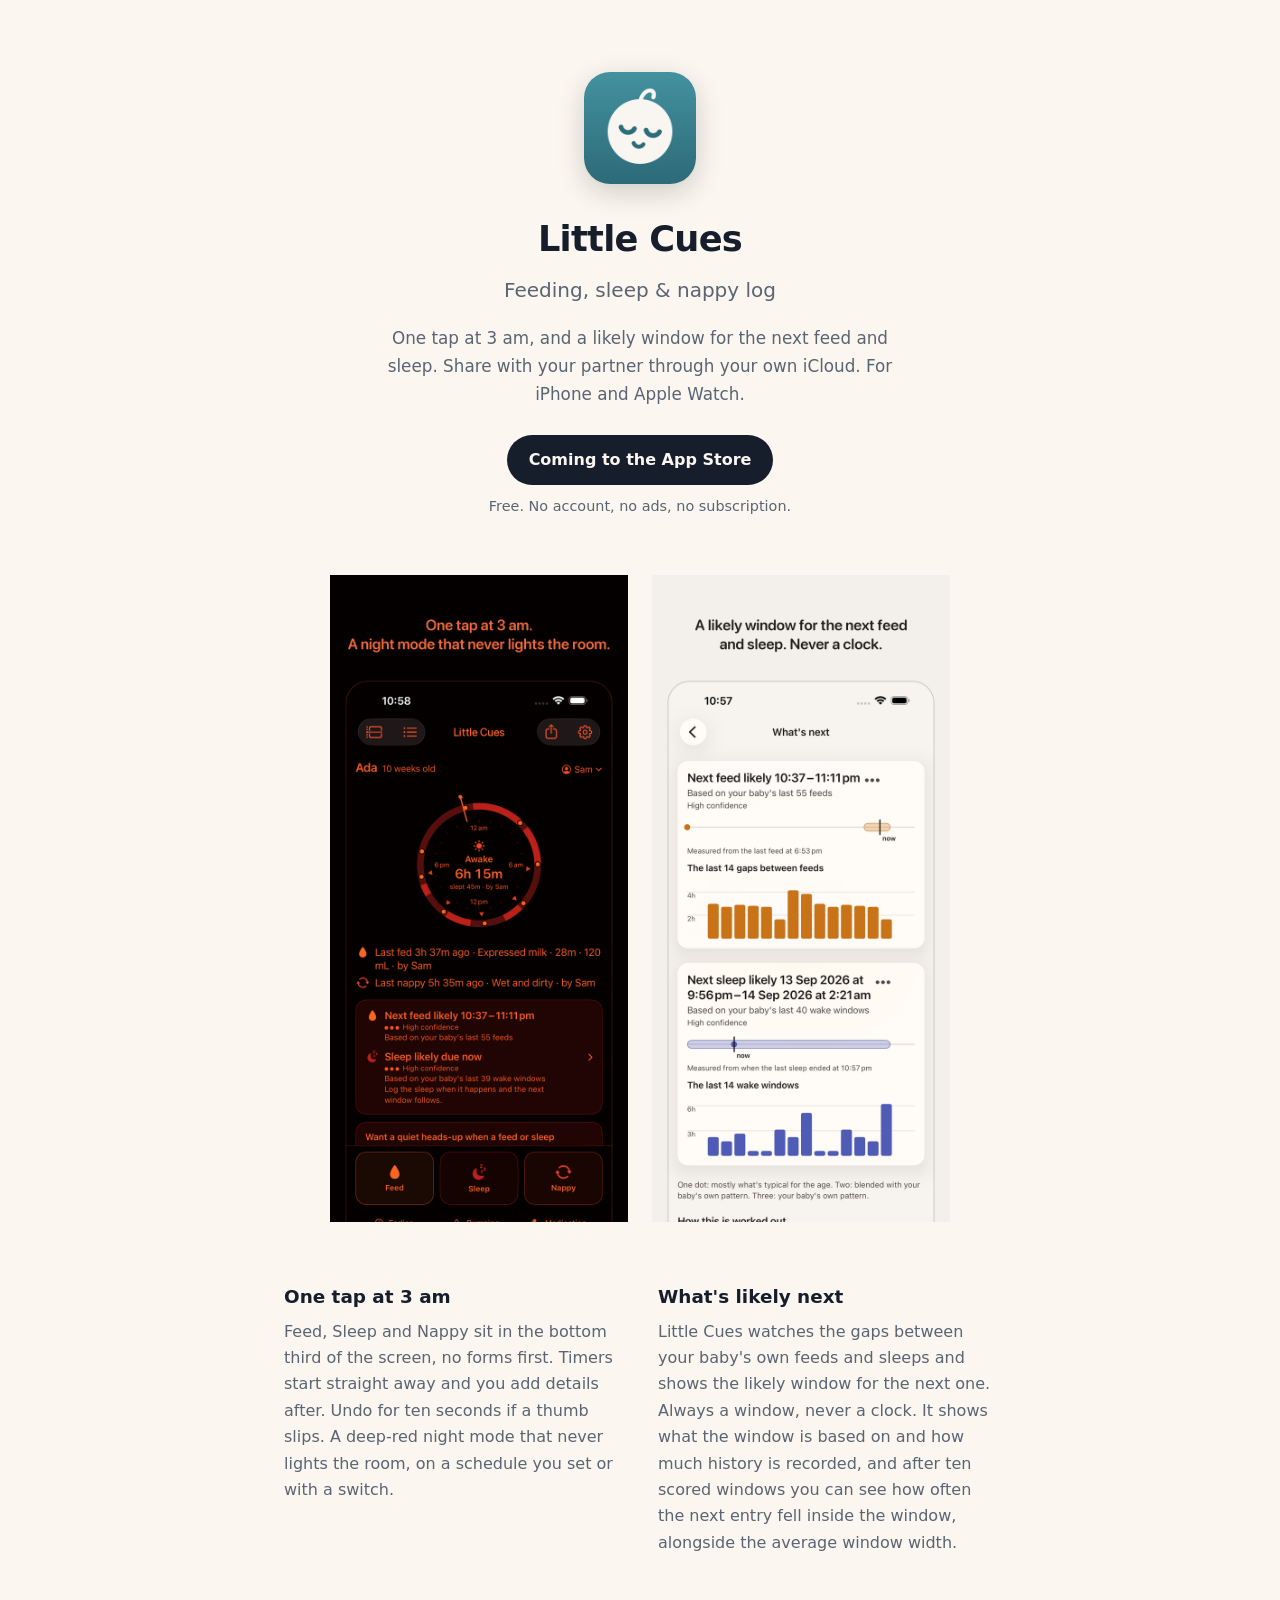
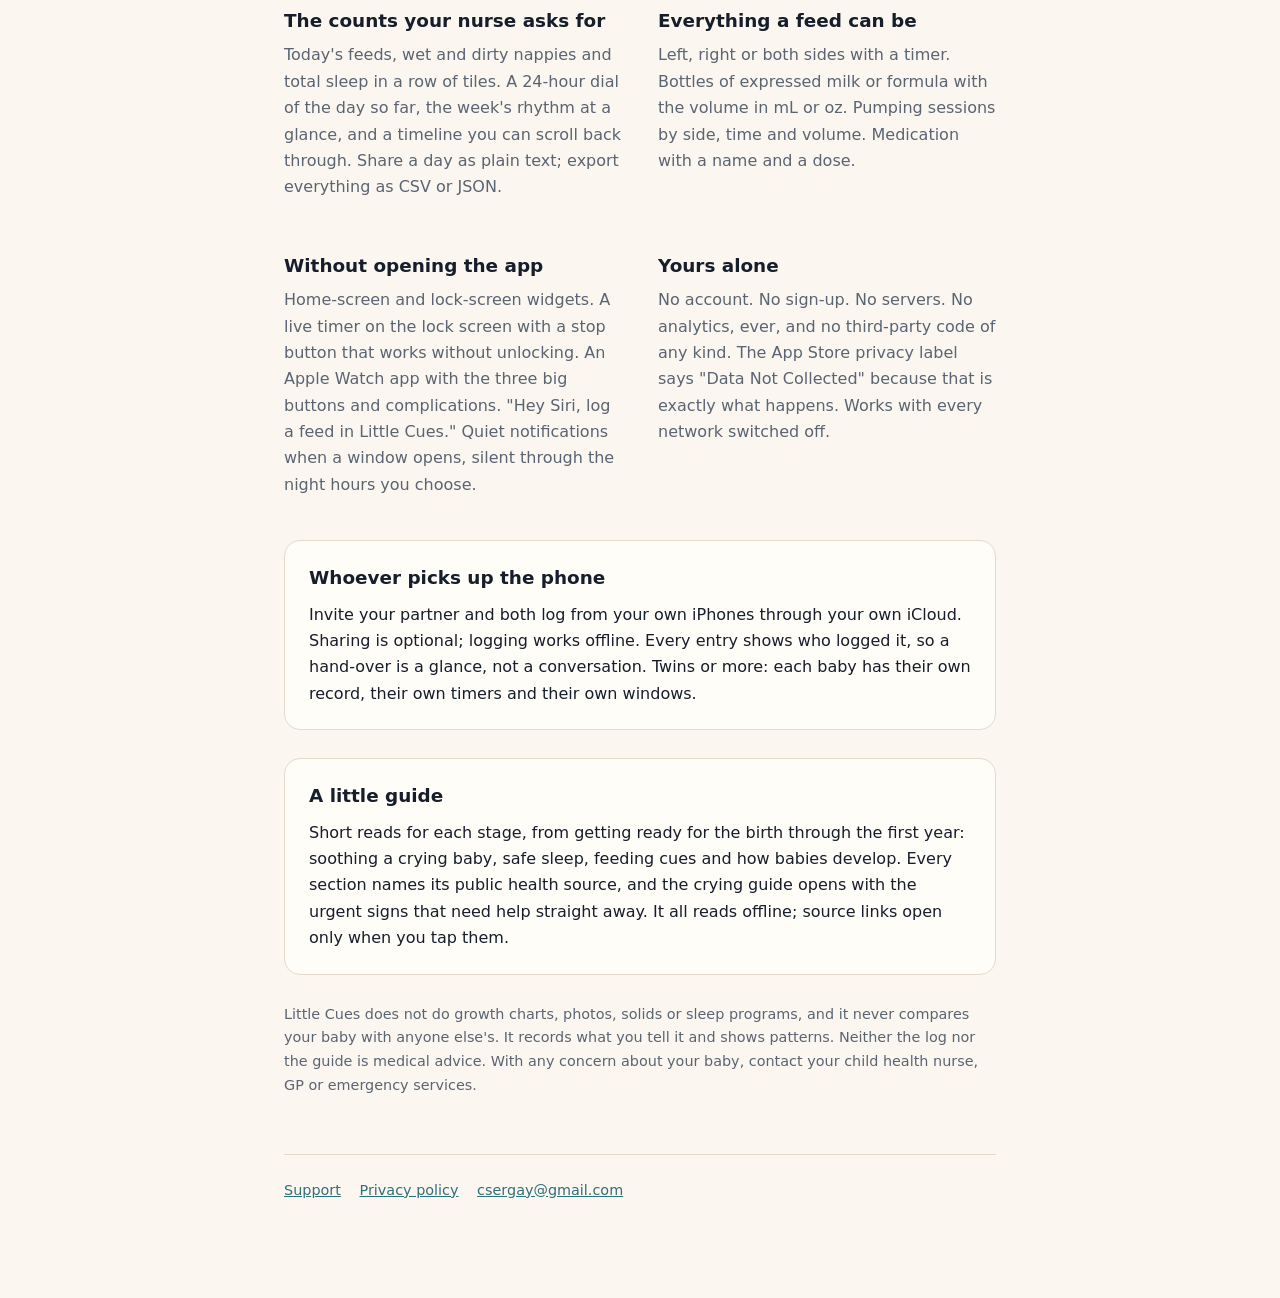
<file: index.html>
<!doctype html>
<html lang="en">
<head>
<meta charset="utf-8">
<meta name="viewport" content="width=device-width, initial-scale=1">
<title>Little Cues — Baby Tracker</title>
<meta name="description" content="Little Cues is a baby feed, sleep and nappy log for iPhone and Apple Watch. One tap at 3 am, a likely window for the next feed and sleep, and sharing through your own iCloud. Free, no account, no ads.">
<meta property="og:title" content="Little Cues — Baby Tracker">
<meta property="og:description" content="Feed, sleep, nappy. One tap at 3 am, a likely window for the next one, and sharing through your own iCloud. Free, no account, no ads.">
<meta property="og:image" content="https://enlitened.github.io/little-cue-support/assets/og-card.png">
<meta property="og:image:width" content="1200">
<meta property="og:image:height" content="630">
<meta property="og:type" content="website">
<meta property="og:site_name" content="Little Cues">
<meta property="og:url" content="https://enlitened.github.io/little-cue-support/">
<meta name="twitter:card" content="summary_large_image">
<meta name="twitter:image" content="https://enlitened.github.io/little-cue-support/assets/og-card.png">
<link rel="icon" href="assets/icon-512.png">
<link rel="apple-touch-icon" href="assets/icon-512.png">
<link rel="canonical" href="https://enlitened.github.io/little-cue-support/">
<link rel="stylesheet" href="style.css">
<script type="application/ld+json">
{
  "@context": "https://schema.org",
  "@type": "SoftwareApplication",
  "name": "Little Cues: Baby Tracker",
  "alternateName": "Little Cues",
  "applicationCategory": "HealthApplication",
  "operatingSystem": "iOS 17.0 or later, watchOS 10.0 or later",
  "url": "https://enlitened.github.io/little-cue-support/",
  "image": "https://enlitened.github.io/little-cue-support/assets/og-card.png",
  "screenshot": [
    "https://enlitened.github.io/little-cue-support/assets/night-now.png",
    "https://enlitened.github.io/little-cue-support/assets/whats-next.png"
  ],
  "description": "A baby feed, sleep and nappy log with a likely window for the next feed or sleep, worked out on the phone from the baby's own pattern. No account, no server, no analytics.",
  "inLanguage": ["en-AU", "en-GB", "en-US"],
  "author": { "@type": "Person", "name": "Colin Sergay" },
  "offers": { "@type": "Offer", "price": "0", "priceCurrency": "USD", "availability": "https://schema.org/InStock" },
  "isAccessibleForFree": true
}
</script>
</head>
<body>
<main class="landing">
  <header class="hero">
    <img class="icon" src="assets/icon-512.png" width="112" height="112" alt="">
    <h1>Little Cues</h1>
    <p class="subtitle">Feeding, sleep &amp; nappy log</p>
    <p class="lede">One tap at 3 am, and a likely window for the next feed and sleep. Share with your partner through your own iCloud. For iPhone and Apple Watch.</p>
    <!-- Replace with the App Store link once the listing is live: https://apps.apple.com/app/id<ID> -->
    <p class="cta"><span class="store">Coming to the App&nbsp;Store</span></p>
    <p class="fine">Free. No account, no ads, no subscription.</p>
  </header>

  <div class="shots">
    <img src="assets/night-now.png" width="660" height="1434" alt="The Now screen in night mode: a red-on-black day dial, the last feed and nappy, the likely window for the next feed, and three large buttons, under the caption “One tap at 3 am. A night mode that never lights the room.”">
    <img src="assets/whats-next.png" width="660" height="1434" alt="The What's next screen: a window for the next feed and the next sleep with the last fourteen gaps drawn as bars, under the caption “A likely window for the next feed and sleep. Never a clock.”">
  </div>

  <section class="features">
    <div>
      <h2>One tap at 3 am</h2>
      <p>Feed, Sleep and Nappy sit in the bottom third of the screen, no forms first. Timers start straight away and you add details after. Undo for ten seconds if a thumb slips. A deep-red night mode that never lights the room, on a schedule you set or with a switch.</p>
    </div>
    <div>
      <h2>What's likely next</h2>
      <p>Little Cues watches the gaps between your baby's own feeds and sleeps and shows the likely window for the next one. Always a window, never a clock. It shows what the window is based on and how much history is recorded, and after ten scored windows you can see how often the next entry fell inside the window, alongside the average window width.</p>
    </div>
    <div>
      <h2>The counts your nurse asks for</h2>
      <p>Today's feeds, wet and dirty nappies and total sleep in a row of tiles. A 24-hour dial of the day so far, the week's rhythm at a glance, and a timeline you can scroll back through. Share a day as plain text; export everything as CSV or JSON.</p>
    </div>
    <div>
      <h2>Everything a feed can be</h2>
      <p>Left, right or both sides with a timer. Bottles of expressed milk or formula with the volume in mL or oz. Pumping sessions by side, time and volume. Medication with a name and a dose.</p>
    </div>
    <div>
      <h2>Without opening the app</h2>
      <p>Home-screen and lock-screen widgets. A live timer on the lock screen with a stop button that works without unlocking. An Apple Watch app with the three big buttons and complications. "Hey Siri, log a feed in Little Cues." Quiet notifications when a window opens, silent through the night hours you choose.</p>
    </div>
    <div>
      <h2>Yours alone</h2>
      <p>No account. No sign-up. No servers. No analytics, ever, and no third-party code of any kind. The App Store privacy label says "Data Not Collected" because that is exactly what happens. Works with every network switched off.</p>
    </div>
  </section>

  <section class="card">
    <h2 style="margin-top:0">Whoever picks up the phone</h2>
    <p style="margin:0">Invite your partner and both log from your own iPhones through your own iCloud. Sharing is optional; logging works offline. Every entry shows who logged it, so a hand-over is a glance, not a conversation. Twins or more: each baby has their own record, their own timers and their own windows.</p>
  </section>

  <section class="card">
    <h2 style="margin-top:0">A little guide</h2>
    <p style="margin:0">Short reads for each stage, from getting ready for the birth through the first year: soothing a crying baby, safe sleep, feeding cues and how babies develop. Every section names its public health source, and the crying guide opens with the urgent signs that need help straight away. It all reads offline; source links open only when you tap them.</p>
  </section>

  <p class="notice">Little Cues does not do growth charts, photos, solids or sleep programs, and it never compares your baby with anyone else's. It records what you tell it and shows patterns. Neither the log nor the guide is medical advice. With any concern about your baby, contact your child health nurse, GP or emergency services.</p>

  <footer>
    <a href="support.html">Support</a>
    <a href="privacy.html">Privacy policy</a>
    <a href="mailto:csergay@gmail.com">csergay@gmail.com</a>
  </footer>
</main>
</body>
</html>
</file>
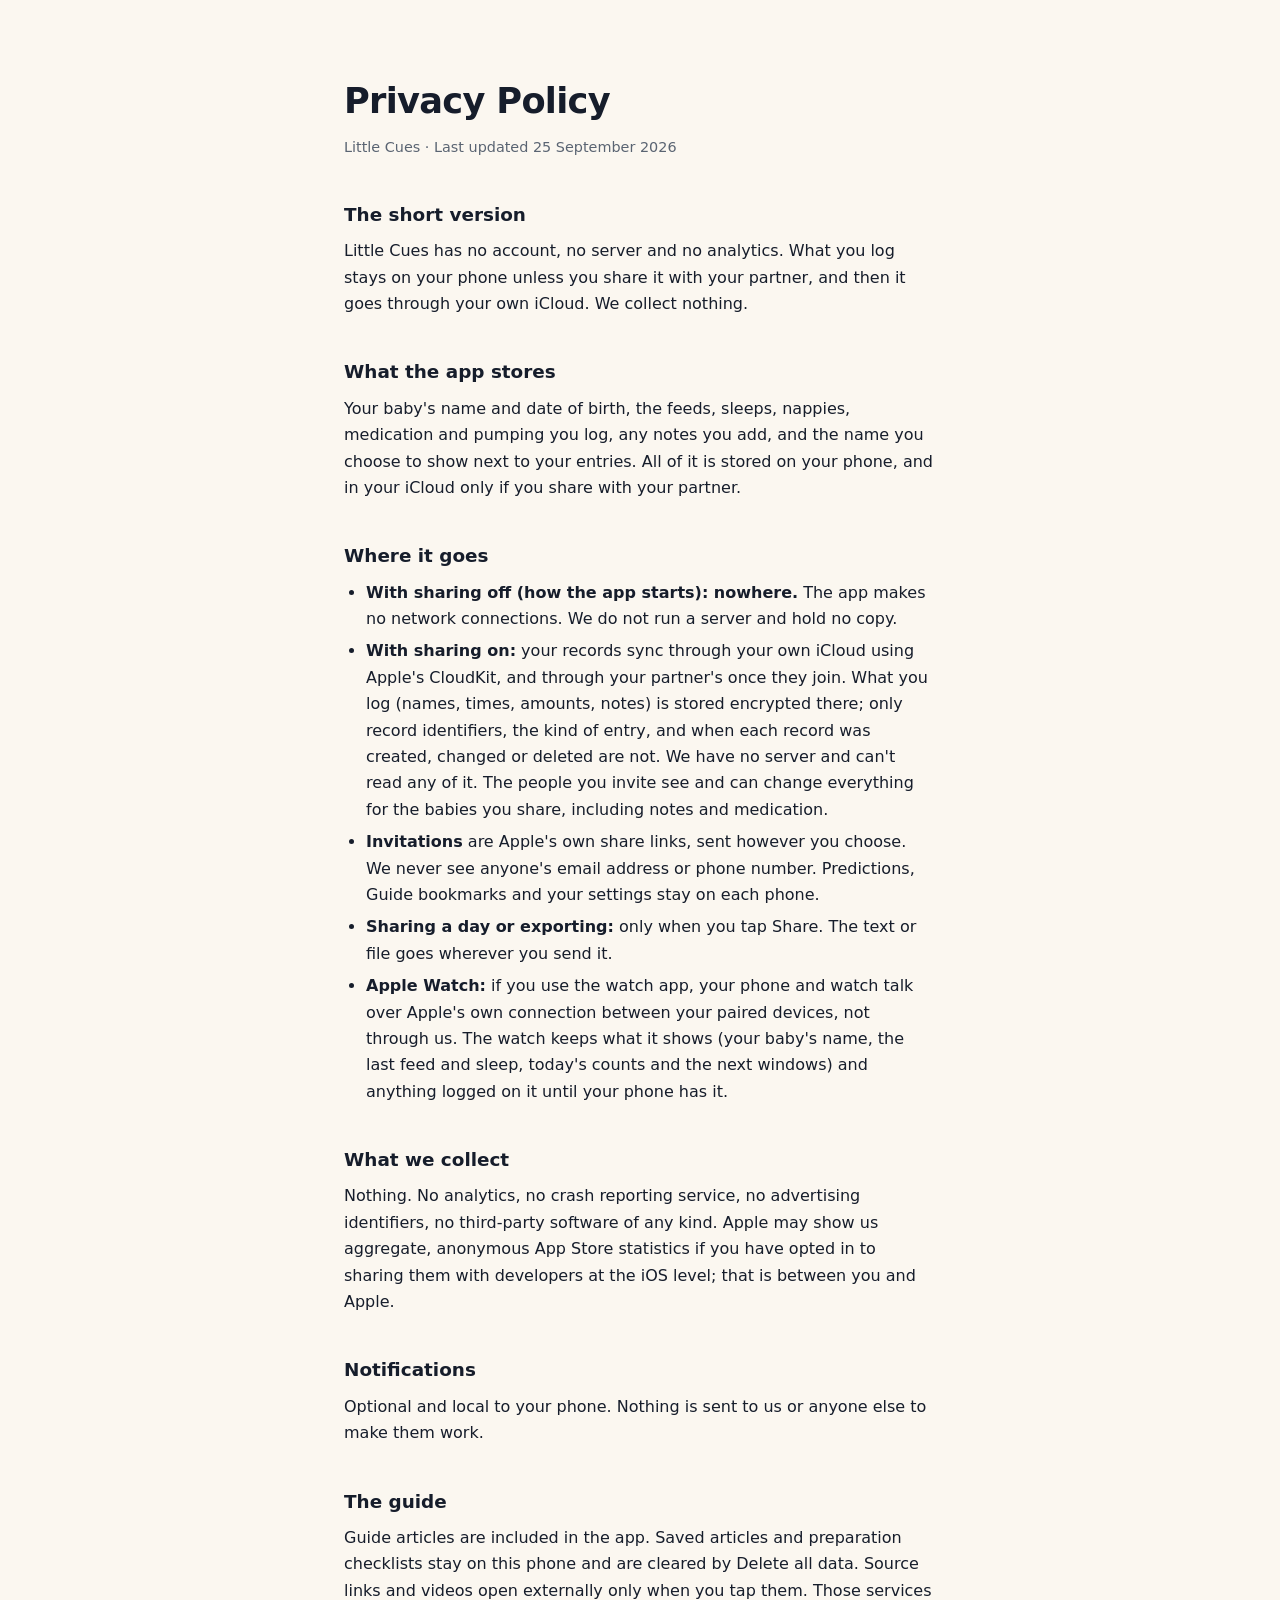
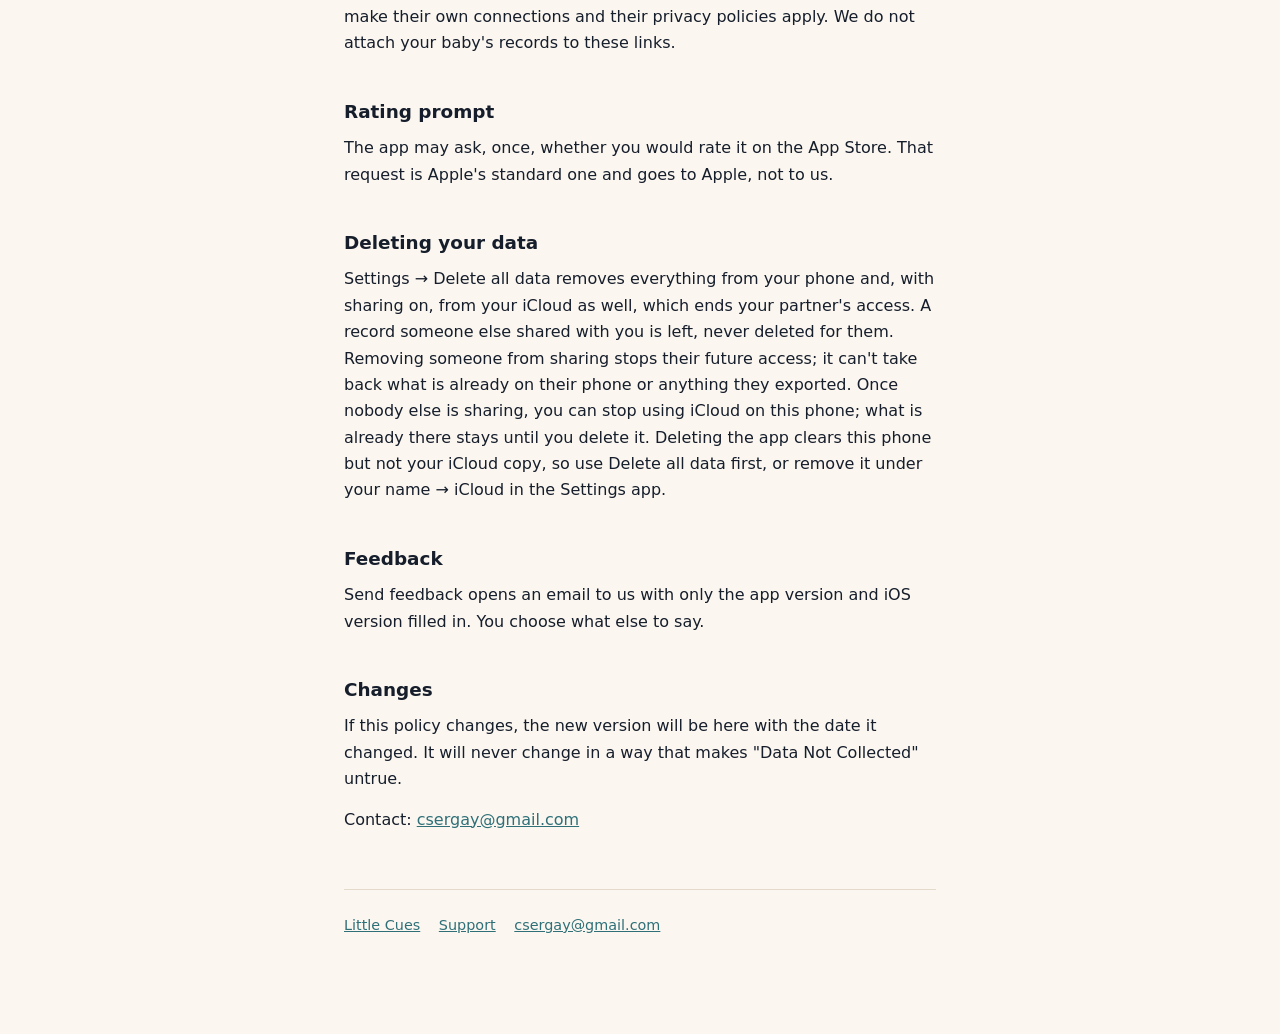
<file: privacy.html>
<!doctype html>
<html lang="en">
<head>
<meta charset="utf-8">
<meta name="viewport" content="width=device-width, initial-scale=1">
<title>Little Cues — Privacy Policy</title>
<meta name="description" content="The privacy policy for Little Cues. The app collects nothing: no account, no analytics, no advertising, no server.">
<link rel="canonical" href="https://enlitened.github.io/little-cue-support/privacy.html">
<link rel="icon" href="assets/icon-512.png">
<link rel="stylesheet" href="style.css">
</head>
<body>
<main>
  <h1>Privacy Policy</h1>
  <p class="stamp">Little Cues · Last updated 25 September 2026</p>

<h2>The short version</h2>

<p>Little Cues has no account, no server and no analytics. What you log stays on your phone unless you share it with your partner, and then it goes through your own iCloud. We collect nothing.</p>

<h2>What the app stores</h2>

<p>Your baby&#x27;s name and date of birth, the feeds, sleeps, nappies, medication and pumping you log, any notes you add, and the name you choose to show next to your entries. All of it is stored on your phone, and in your iCloud only if you share with your partner.</p>

<h2>Where it goes</h2>

<ul>
<li><strong>With sharing off (how the app starts): nowhere.</strong> The app makes no network connections. We do not run a server   and hold no copy.</li>
<li><strong>With sharing on:</strong> your records sync through your own iCloud using Apple&#x27;s CloudKit, and through your partner&#x27;s   once they join. What you log (names, times, amounts, notes) is stored encrypted there; only record identifiers,   the kind of entry, and when each record was created, changed or deleted are not. We have no server and can&#x27;t read   any of it. The people you invite see and can change everything for the babies you share, including notes and   medication.</li>
<li><strong>Invitations</strong> are Apple&#x27;s own share links, sent however you choose. We never see anyone&#x27;s email address or   phone number. Predictions, Guide bookmarks and your settings stay on each phone.</li>
<li><strong>Sharing a day or exporting:</strong> only when you tap Share. The text or file goes wherever you send it.</li>
<li><strong>Apple Watch:</strong> if you use the watch app, your phone and watch talk over Apple&#x27;s own connection between your   paired devices, not through us. The watch keeps what it shows (your baby&#x27;s name, the last feed and sleep, today&#x27;s   counts and the next windows) and anything logged on it until your phone has it.</li>
</ul>

<h2>What we collect</h2>

<p>Nothing. No analytics, no crash reporting service, no advertising identifiers, no third-party software of any kind. Apple may show us aggregate, anonymous App Store statistics if you have opted in to sharing them with developers at the iOS level; that is between you and Apple.</p>

<h2>Notifications</h2>

<p>Optional and local to your phone. Nothing is sent to us or anyone else to make them work.</p>

<h2>The guide</h2>

<p>Guide articles are included in the app. Saved articles and preparation checklists stay on this phone and are cleared by Delete all data. Source links and videos open externally only when you tap them. Those services make their own connections and their privacy policies apply. We do not attach your baby&#x27;s records to these links.</p>

<h2>Rating prompt</h2>

<p>The app may ask, once, whether you would rate it on the App Store. That request is Apple&#x27;s standard one and goes to Apple, not to us.</p>

<h2>Deleting your data</h2>

<p>Settings → Delete all data removes everything from your phone and, with sharing on, from your iCloud as well, which ends your partner&#x27;s access. A record someone else shared with you is left, never deleted for them. Removing someone from sharing stops their future access; it can&#x27;t take back what is already on their phone or anything they exported. Once nobody else is sharing, you can stop using iCloud on this phone; what is already there stays until you delete it. Deleting the app clears this phone but not your iCloud copy, so use Delete all data first, or remove it under your name → iCloud in the Settings app.</p>

<h2>Feedback</h2>

<p>Send feedback opens an email to us with only the app version and iOS version filled in. You choose what else to say.</p>

<h2>Changes</h2>

<p>If this policy changes, the new version will be here with the date it changed. It will never change in a way that makes &quot;Data Not Collected&quot; untrue.</p>

<p>Contact: <a href="mailto:csergay@gmail.com">csergay@gmail.com</a></p>

  <footer>
    <a href="index.html">Little Cues</a>
    <a href="support.html">Support</a>
    <a href="mailto:csergay@gmail.com">csergay@gmail.com</a>
  </footer>
</main>
</body>
</html>
</file>
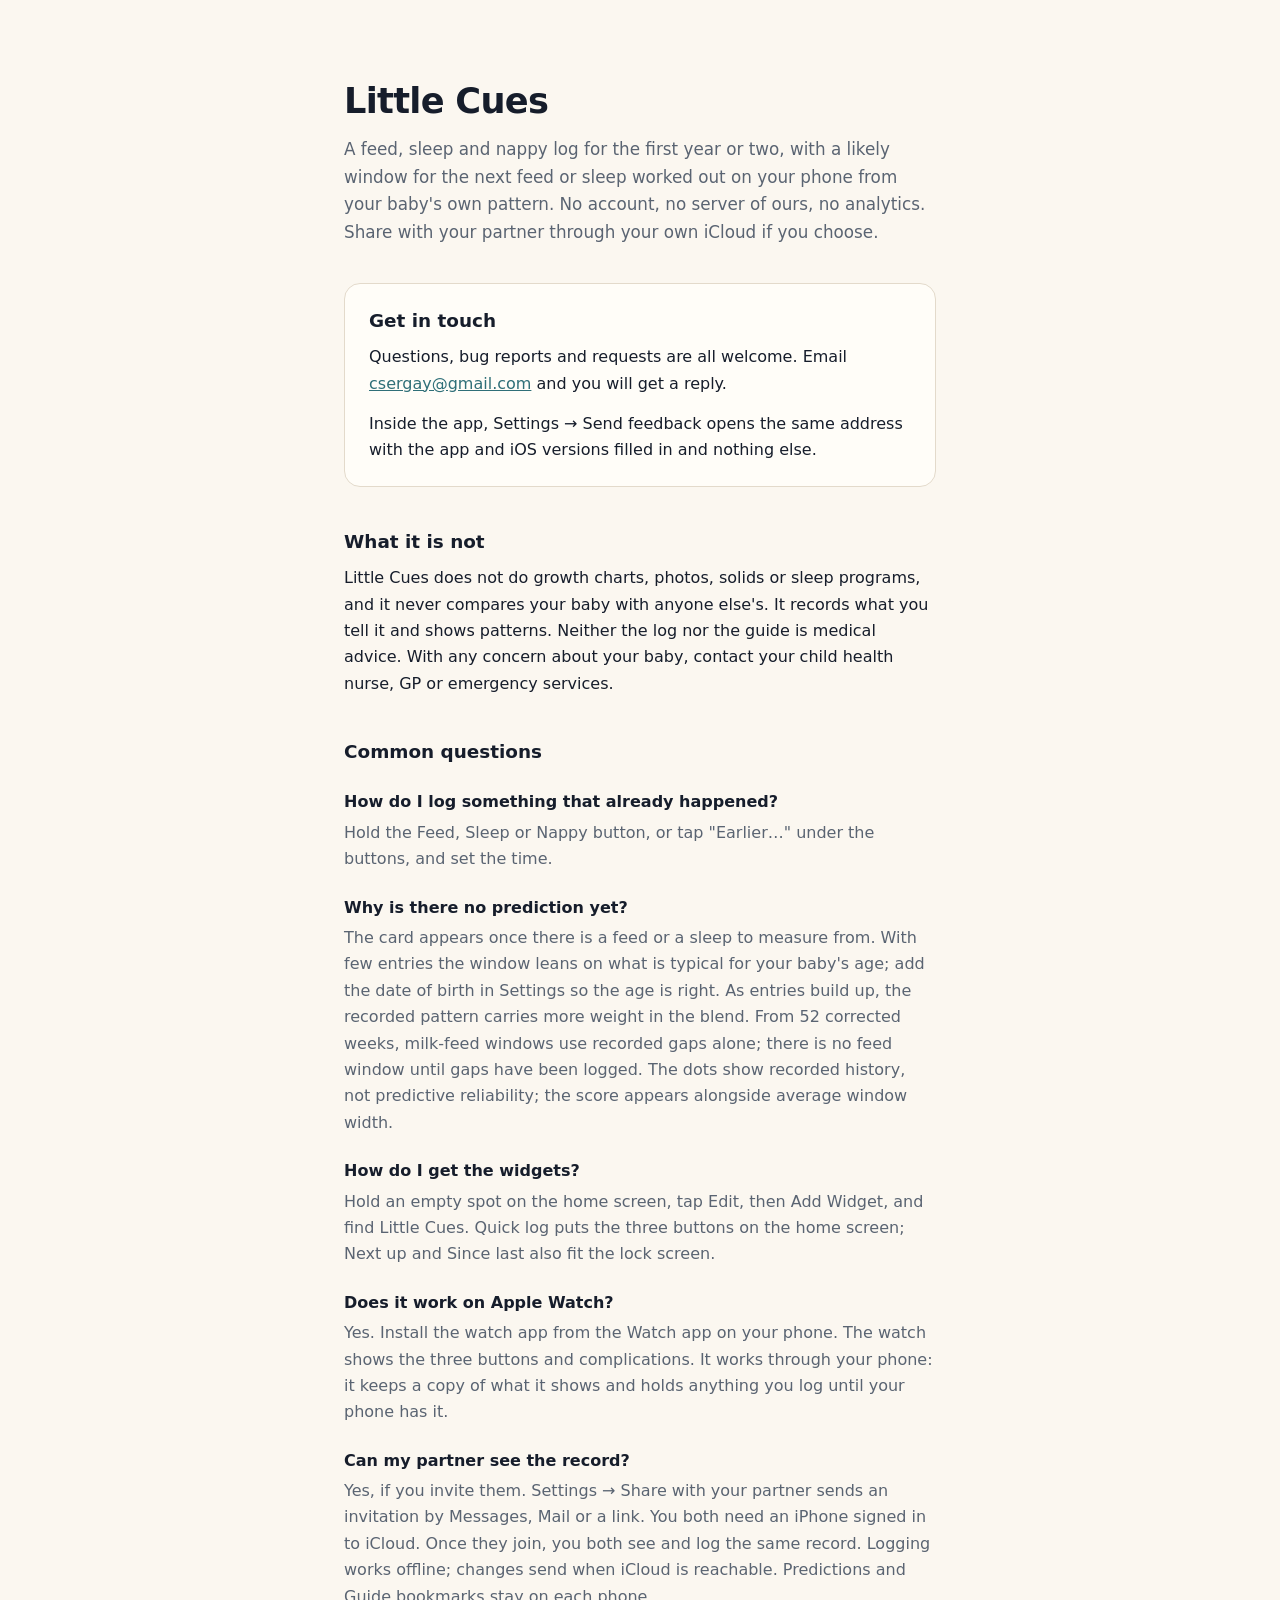
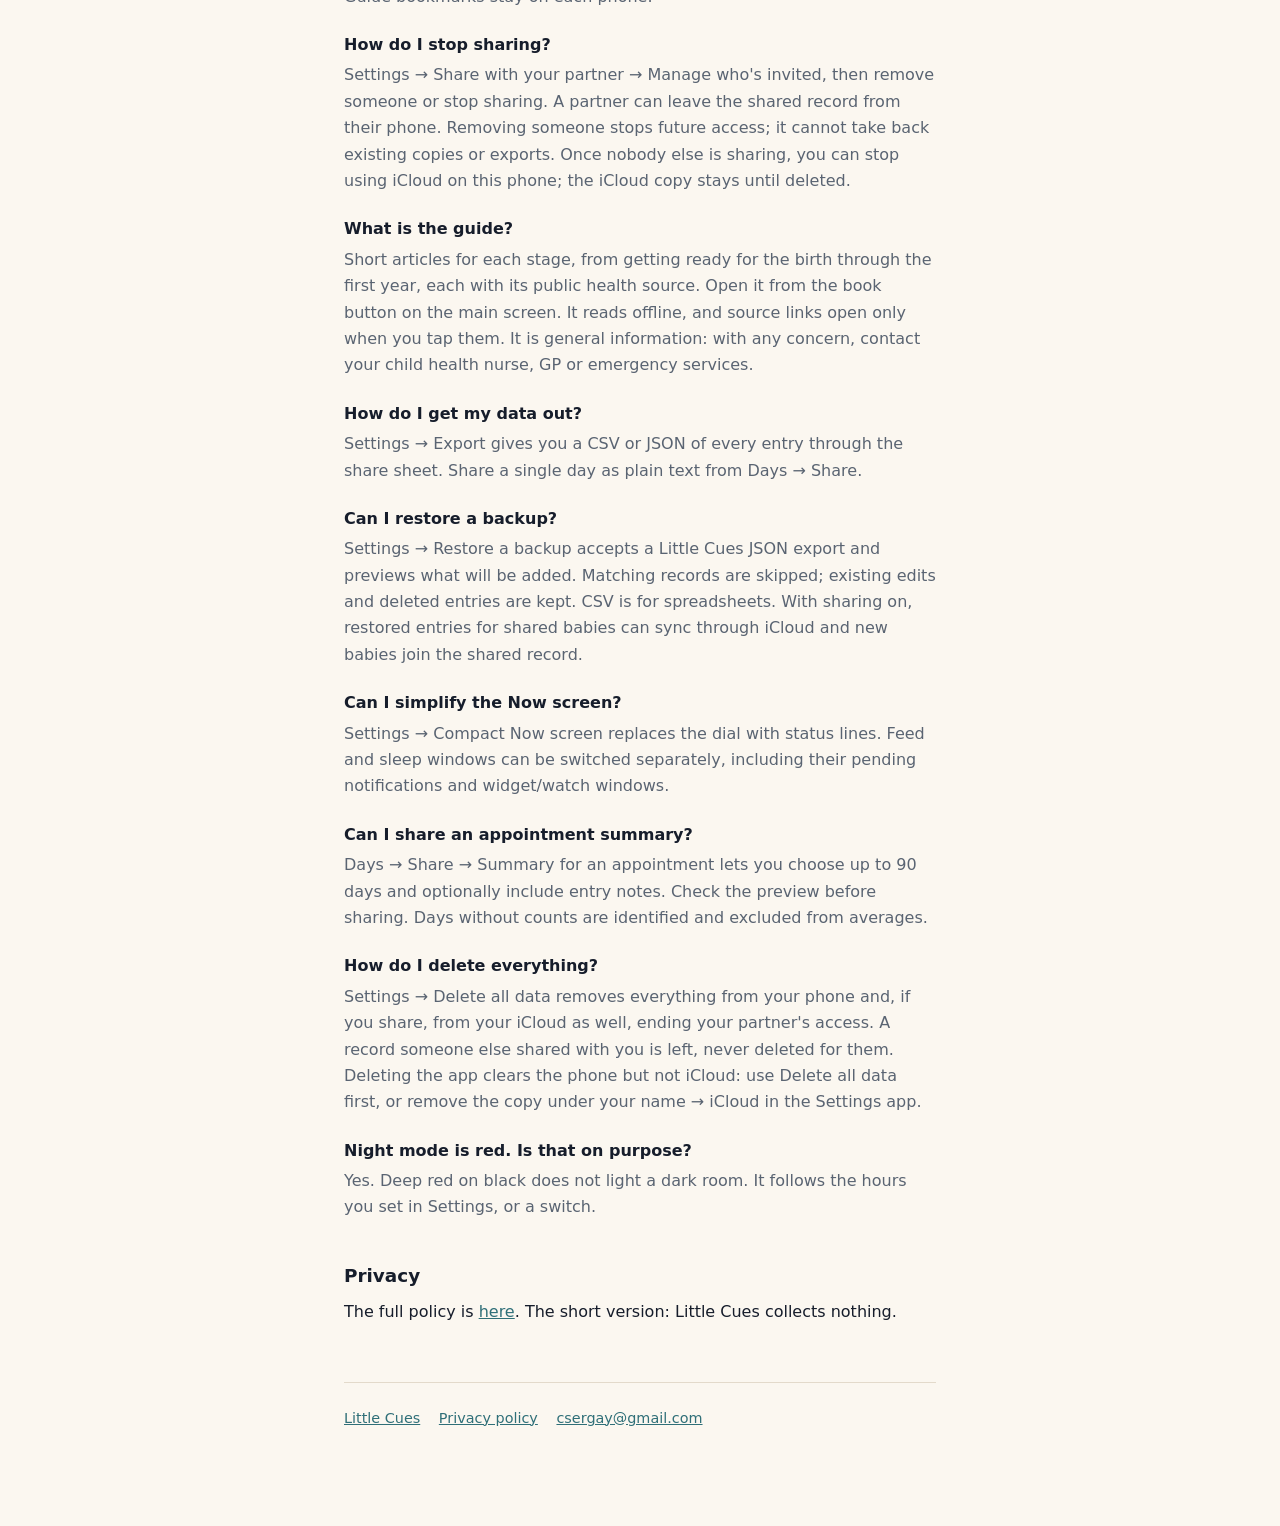
<file: support.html>
<!doctype html>
<html lang="en">
<head>
<meta charset="utf-8">
<meta name="viewport" content="width=device-width, initial-scale=1">
<title>Little Cues — Support</title>
<meta name="description" content="Support for Little Cues, the baby feed, sleep and nappy log that keeps everything on your phone.">
<link rel="canonical" href="https://enlitened.github.io/little-cue-support/support.html">
<link rel="icon" href="assets/icon-512.png">
<link rel="stylesheet" href="style.css">
</head>
<body>
<main>
  <h1>Little Cues</h1>
  <p class="lede">A feed, sleep and nappy log for the first year or two, with a likely window for the next feed or sleep worked out on your phone from your baby's own pattern. No account, no server of ours, no analytics. Share with your partner through your own iCloud if you choose.</p>

  <div class="card">
    <h2 style="margin-top:0">Get in touch</h2>
    <p>Questions, bug reports and requests are all welcome. Email <a href="mailto:csergay@gmail.com">csergay@gmail.com</a> and you will get a reply.</p>
    <p style="margin:0">Inside the app, Settings → Send feedback opens the same address with the app and iOS versions filled in and nothing else.</p>
  </div>

  <h2>What it is not</h2>
  <p>Little Cues does not do growth charts, photos, solids or sleep programs, and it never compares your baby with anyone else's. It records what you tell it and shows patterns. Neither the log nor the guide is medical advice. With any concern about your baby, contact your child health nurse, GP or emergency services.</p>

  <h2>Common questions</h2>
  <dl>
    <dt>How do I log something that already happened?</dt>
    <dd>Hold the Feed, Sleep or Nappy button, or tap "Earlier…" under the buttons, and set the time.</dd>

    <dt>Why is there no prediction yet?</dt>
    <dd>The card appears once there is a feed or a sleep to measure from. With few entries the window leans on what is typical for your baby's age; add the date of birth in Settings so the age is right. As entries build up, the recorded pattern carries more weight in the blend. From 52 corrected weeks, milk-feed windows use recorded gaps alone; there is no feed window until gaps have been logged. The dots show recorded history, not predictive reliability; the score appears alongside average window width.</dd>

    <dt>How do I get the widgets?</dt>
    <dd>Hold an empty spot on the home screen, tap Edit, then Add Widget, and find Little Cues. Quick log puts the three buttons on the home screen; Next up and Since last also fit the lock screen.</dd>

    <dt>Does it work on Apple Watch?</dt>
    <dd>Yes. Install the watch app from the Watch app on your phone. The watch shows the three buttons and complications. It works through your phone: it keeps a copy of what it shows and holds anything you log until your phone has it.</dd>

    <dt>Can my partner see the record?</dt>
    <dd>Yes, if you invite them. Settings → Share with your partner sends an invitation by Messages, Mail or a link. You both need an iPhone signed in to iCloud. Once they join, you both see and log the same record. Logging works offline; changes send when iCloud is reachable. Predictions and Guide bookmarks stay on each phone.</dd>

    <dt>How do I stop sharing?</dt>
    <dd>Settings → Share with your partner → Manage who's invited, then remove someone or stop sharing. A partner can leave the shared record from their phone. Removing someone stops future access; it cannot take back existing copies or exports. Once nobody else is sharing, you can stop using iCloud on this phone; the iCloud copy stays until deleted.</dd>

    <dt>What is the guide?</dt>
    <dd>Short articles for each stage, from getting ready for the birth through the first year, each with its public health source. Open it from the book button on the main screen. It reads offline, and source links open only when you tap them. It is general information: with any concern, contact your child health nurse, GP or emergency services.</dd>

    <dt>How do I get my data out?</dt>
    <dd>Settings → Export gives you a CSV or JSON of every entry through the share sheet. Share a single day as plain text from Days → Share.</dd>

    <dt>Can I restore a backup?</dt>
    <dd>Settings → Restore a backup accepts a Little Cues JSON export and previews what will be added. Matching records are skipped; existing edits and deleted entries are kept. CSV is for spreadsheets. With sharing on, restored entries for shared babies can sync through iCloud and new babies join the shared record.</dd>

    <dt>Can I simplify the Now screen?</dt>
    <dd>Settings → Compact Now screen replaces the dial with status lines. Feed and sleep windows can be switched separately, including their pending notifications and widget/watch windows.</dd>

    <dt>Can I share an appointment summary?</dt>
    <dd>Days → Share → Summary for an appointment lets you choose up to 90 days and optionally include entry notes. Check the preview before sharing. Days without counts are identified and excluded from averages.</dd>

    <dt>How do I delete everything?</dt>
    <dd>Settings → Delete all data removes everything from your phone and, if you share, from your iCloud as well, ending your partner's access. A record someone else shared with you is left, never deleted for them. Deleting the app clears the phone but not iCloud: use Delete all data first, or remove the copy under your name → iCloud in the Settings app.</dd>

    <dt>Night mode is red. Is that on purpose?</dt>
    <dd>Yes. Deep red on black does not light a dark room. It follows the hours you set in Settings, or a switch.</dd>
  </dl>

  <h2>Privacy</h2>
  <p>The full policy is <a href="privacy.html">here</a>. The short version: Little Cues collects nothing.</p>

  <footer>
    <a href="index.html">Little Cues</a>
    <a href="privacy.html">Privacy policy</a>
    <a href="mailto:csergay@gmail.com">csergay@gmail.com</a>
  </footer>
</main>
</body>
</html>
</file>
<file: style.css>
:root {
  --ground: #fbf7f0;
  --surface: #fffdf8;
  --ink: #161d2b;
  --muted: #5a6472;
  --line: #e3dacb;
  --accent: #2f6f78;
}
@media (prefers-color-scheme: dark) {
  :root {
    --ground: #14120f;
    --surface: #1e1b17;
    --ink: #ede6da;
    --muted: #a49c90;
    --line: #35302a;
    --accent: #7fc0c8;
  }
}
* { box-sizing: border-box; }
body {
  margin: 0;
  background: var(--ground);
  color: var(--ink);
  font: 16px/1.65 ui-sans-serif, -apple-system, system-ui, "Helvetica Neue", sans-serif;
  -webkit-font-smoothing: antialiased;
}
main { max-width: 640px; margin: 0 auto; padding: 72px 24px 96px; }
h1 { font-size: 2.2rem; letter-spacing: -.02em; margin: 0 0 6px; }
h2 { font-size: 1.15rem; margin: 40px 0 8px; }
p { margin: 0 0 14px; }
p.lede { color: var(--muted); font-size: 1.05rem; margin-bottom: 36px; }
p.stamp { color: var(--muted); font-size: .9rem; margin: 0 0 36px; }
a { color: var(--accent); }
ul, ol { margin: 0 0 14px; padding-left: 22px; }
li { margin: 0 0 6px; }
dl { margin: 0; }
dt { font-weight: 600; margin-top: 22px; }
dd { margin: 4px 0 0; color: var(--muted); }
dd p { margin: 0 0 10px; }
dd p:last-child { margin-bottom: 0; }
.card {
  background: var(--surface);
  border: 1px solid var(--line);
  border-radius: 16px;
  padding: 22px 24px;
  margin: 28px 0 0;
}
footer {
  margin-top: 56px;
  padding-top: 24px;
  border-top: 1px solid var(--line);
  color: var(--muted);
  font-size: .9rem;
}
footer a { margin-right: 14px; }

/* Landing page */
main.landing { max-width: 760px; }
.hero { text-align: center; }
.hero .icon { width: 112px; height: 112px; border-radius: 26px; box-shadow: 0 8px 28px rgba(0,0,0,.18); }
.hero h1 { margin-top: 18px; }
.hero .subtitle { font-size: 1.25rem; color: var(--muted); margin: 0 0 18px; }
.hero .lede { max-width: 540px; margin: 0 auto 26px; }
.cta { margin: 0 0 10px; }
a.store, span.store {
  display: inline-block;
  background: var(--ink);
  color: var(--ground);
  text-decoration: none;
  font-weight: 600;
  padding: 12px 22px;
  border-radius: 999px;
}
a.store:hover { opacity: .9; }
.fine { color: var(--muted); font-size: .9rem; margin: 0; }
.shots {
  display: grid;
  grid-template-columns: 1fr 1fr;
  gap: 24px;
  margin: 56px auto 0;
  max-width: 620px;
}
.shots img { width: 100%; height: auto; }
.features {
  display: grid;
  grid-template-columns: 1fr 1fr;
  gap: 8px 36px;
  margin-top: 32px;
}
.features h2 { margin: 28px 0 6px; }
.features p { color: var(--muted); }
.notice { color: var(--muted); font-size: .9rem; margin-top: 28px; }
@media (max-width: 560px) {
  .features { grid-template-columns: 1fr; }
  .shots { gap: 12px; }
}
</file>
